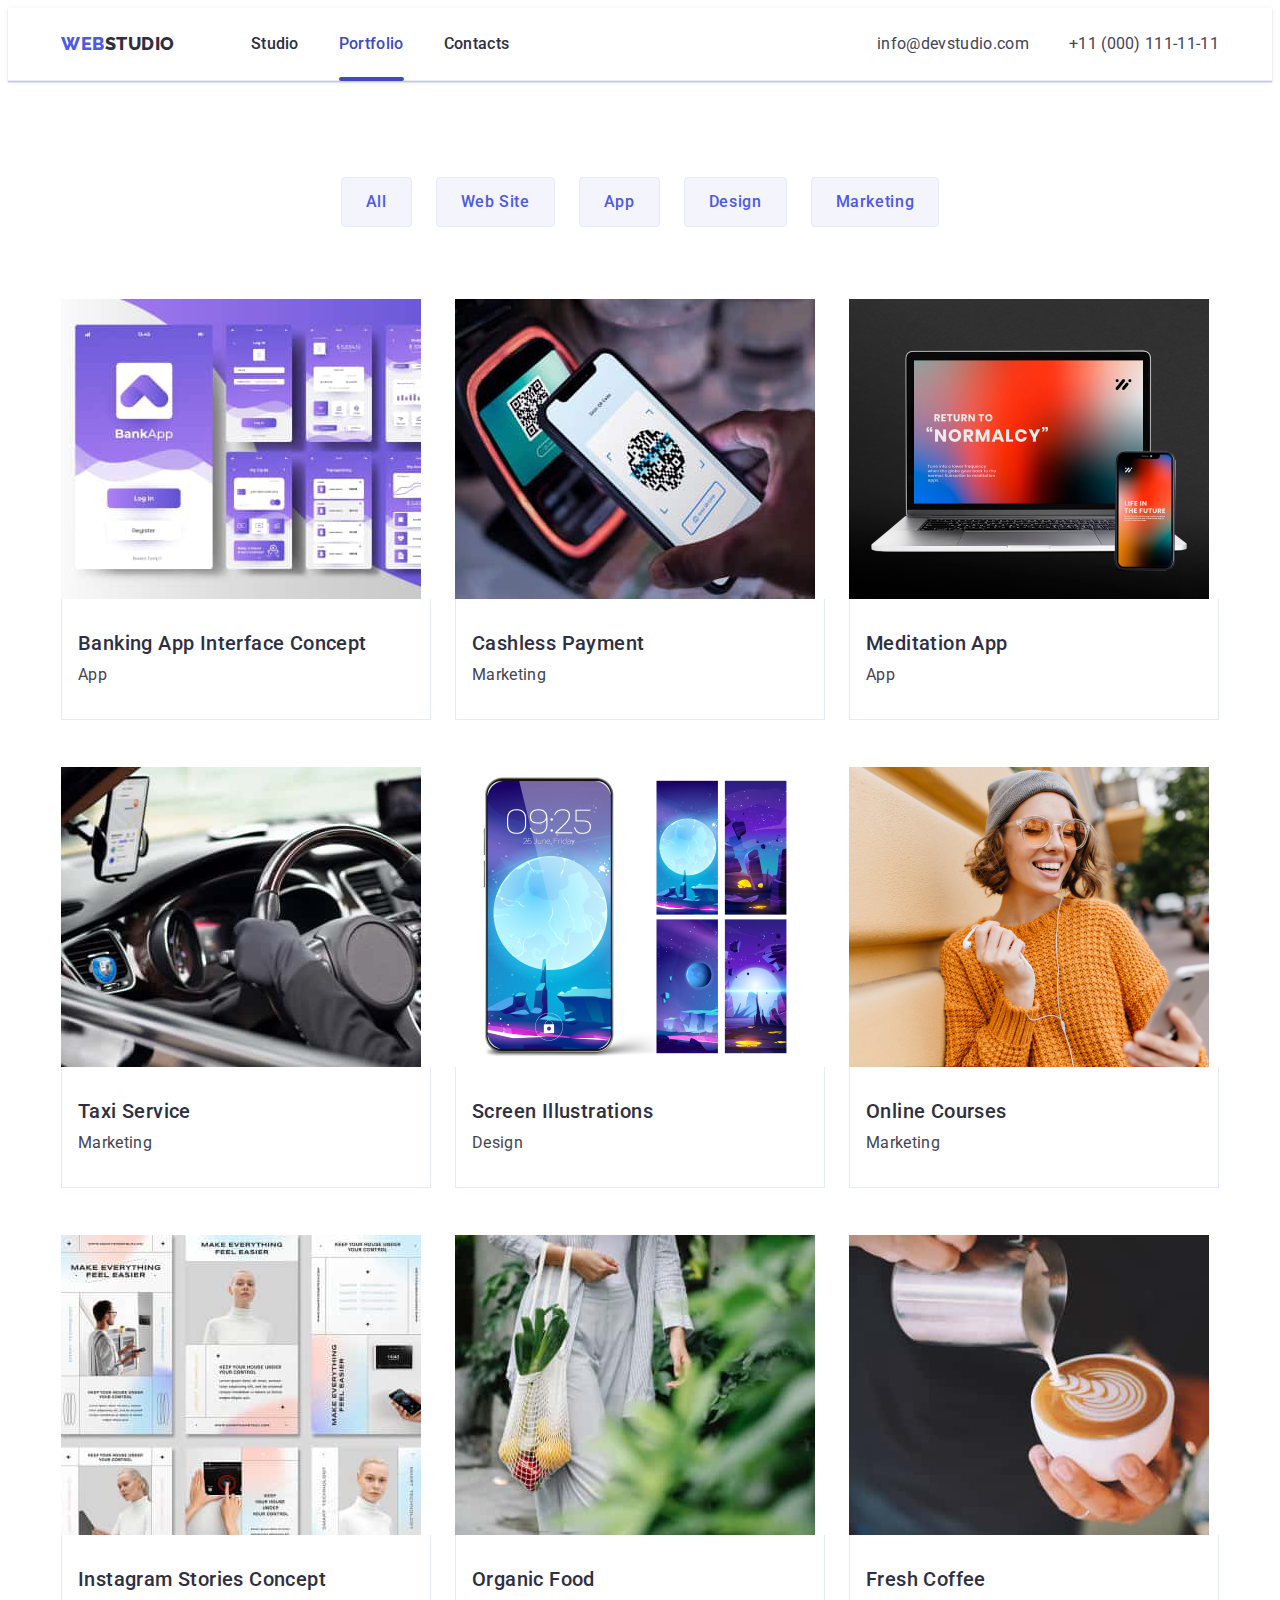
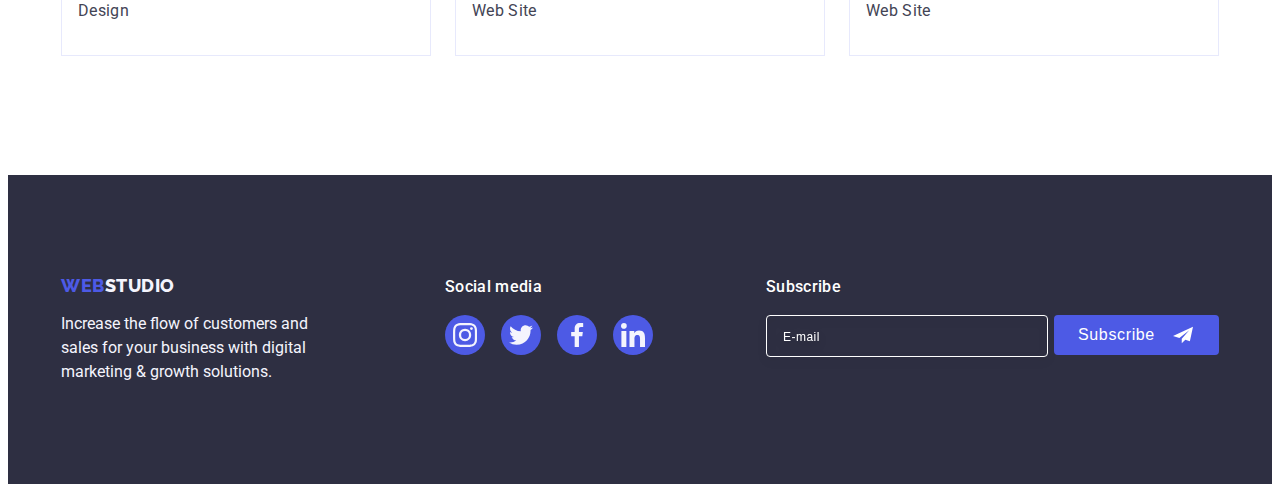
<file: portfolio.html>
<!DOCTYPE html>
<html lang="en">
  <head>
    <meta charset="UTF-8" />
    <meta http-equiv="X-UA-Compatible" content="IE=edge" />
    <meta name="viewport" content="width=device-width, initial-scale=1.0" />
    <!-- Fonts styles -->
    <link rel="preconnect" href="https://fonts.googleapis.com" />
    <link rel="preconnect" href="https://fonts.gstatic.com" crossorigin />
    <link
      href="https://fonts.googleapis.com/css2?family=Raleway:wght@800&family=Roboto:wght@400;500;700&display=swap"
      rel="stylesheet"
    />
    <!-- Custom styles -->
    <link
      rel="stylesheet"
      href="https://cdnjs.cloudflare.com/ajax/libs/modern-normalize/1.1.0/modern-normalize.min.css"
      integrity="sha512-wpPYUAdjBVSE4KJnH1VR1HeZfpl1ub8YT/NKx4PuQ5NmX2tKuGu6U/JRp5y+Y8XG2tV+wKQpNHVUX03MfMFn9Q=="
      crossorigin="anonymous"
      referrerpolicy="no-referrer"
    />
    <link rel="stylesheet" href="./css/style.css" />
    <title>Portfolio</title>
  </head>
  <body>
    <!--Header section-->
    <header class="header">
      <div class="header-container container">
        <nav class="nav">
          <a class="link-logo link" href="./index.html"
            >Web<span class="link-first">Studio</span></a
          >
          <ul class="header-nav-list">
            <li class="item">
              <a class="link nav-link" href="./index.html">Studio</a>
            </li>
            <li class="item">
              <a class="link nav-link active" href="./portfolio.html"
                >Portfolio</a
              >
            </li>
            <li class="item">
              <a class="link nav-link" href="">Contacts</a>
            </li>
          </ul>
        </nav>
        <address class="adress">
          <ul class="header-link link-list list">
            <li class="item">
              <a
                class="header-contact link-list link"
                href="mailto:info@devstudio.com"
                >info@devstudio.com</a
              >
            </li>
            <li class="item">
              <a class="link-list link" href="tel:+110001111111"
                >+11 (000) 111-11-11</a
              >
            </li>
          </ul>
        </address>
      </div>
    </header>
    <main class="main-section">
      <!-- About section -->
      <section class="navigator-section">
        <div class="container">
          <!-- Button -->
          <h1 class="visually-hidden">Portfolio</h1>
          <ul class="navigator-list list">
            <li class="navigator-item">
              <button class="navigator-btn" type="button">All</button>
            </li>
            <li class="navigator-item">
              <button class="navigator-btn" type="button">Web Site</button>
            </li>
            <li class="navigator-item">
              <button class="navigator-btn" type="button">App</button>
            </li>
            <li class="navigator-item">
              <button class="navigator-btn" type="button">Design</button>
            </li>
            <li class="navigator-item">
              <button class="navigator-btn" type="button">Marketing</button>
            </li>
          </ul>
          <ul class="poster-list list">
            <li class="poster-item item">
              <a class="link-card link" href="">
                  <div class="poster-thumb">
                    <img
                      class="logo-img"
                      src="./images/portfolio/cabinet.jpg"
                      alt="bank cabinet"
                      width="360"
                      height="300"
                    />
                    <p class="poster-text">
                        14 Stylish and User-Friendly App Design Concepts · Task
                        Manager App · Calorie Tracker App · Exotic Fruit Ecommerce
                        App · Cloud Storage App
                    </p>
                  </div>
                <div class="poster-card">
                  <h2 class="poster-subtitle">Banking App Interface Concept</h2>
                  <p class="poster-position">App</p>
                </div>
              </a>
            </li>
            <li class="poster-item item">
              <a class="link-card link" href="">
                <div class="poster-thumb">
                  <img
                    class="logo-img"
                    src="./images/portfolio/cash.jpg"
                    alt="cashless payment"
                    width="360"
                    height="300"
                  />
                  <p class="poster-text">
                      14 Stylish and User-Friendly App Design Concepts · Task
                      Manager App · Calorie Tracker App · Exotic Fruit Ecommerce
                      App · Cloud Storage App
                  </p>
                </div>
                <div class="poster-card">
                  <h2 class="poster-subtitle">Cashless Payment</h2>
                  <p class="poster-position">Marketing</p>
                </div>
              </a>
            </li>
            <li class="poster-item item">
              <a class="link-card link" href="">
                <div class="poster-thumb">
                  <img
                    class="logo-img"
                    src="./images/portfolio/meditation.jpg"
                    alt="laptop and phone"
                    width="360"
                    height="300"
                  />
                    <p class="poster-text">
                        14 Stylish and User-Friendly App Design Concepts · Task
                        Manager App · Calorie Tracker App · Exotic Fruit Ecommerce
                        App · Cloud Storage App
                    </p>                  
                </div>
                <div class="poster-card">
                  <h2 class="poster-subtitle">Meditation App</h2>
                  <p class="poster-position">App</p>
                </div>
              </a>
            </li>
            <li class="poster-item item">
              <a class="link-card link" href="">
                <div class="poster-thumb">
                  <img
                    class="logo-img"
                    src="./images/portfolio/taxi.jpg"
                    alt="taxi"
                    width="360"
                    height="300"
                  />
                    <p class="poster-text">
                          14 Stylish and User-Friendly App Design Concepts · Task
                          Manager App · Calorie Tracker App · Exotic Fruit Ecommerce
                          App · Cloud Storage App
                    </p>
                </div> 
                <div class="poster-card">
                  <h2 class="poster-subtitle">Taxi Service</h2>
                  <p class="poster-position">Marketing</p>
                </div>
              </a>
            </li>
            <li class="poster-item item">
              <a class="link-card link" href="">
                <div class="poster-thumb">
                  <img
                    class="logo-img"
                    src="./images/portfolio/screen.jpg"
                    alt="screenshot"
                    width="360"
                    height="300"
                  />
                  <p class="poster-text">
                          14 Stylish and User-Friendly App Design Concepts · Task
                          Manager App · Calorie Tracker App · Exotic Fruit Ecommerce
                          App · Cloud Storage App
                      </p>
                </div> 
                <div class="poster-card">
                  <h2 class="poster-subtitle">Screen Illustrations</h2>
                  <p class="poster-position">Design</p>
                </div>
              </a>
            </li>
            <li class="poster-item item">
              <a class="link-card link" href="">
                <div class="poster-thumb">
                  <img
                    class="logo-img"
                    src="./images/portfolio/girl.jpg"
                    alt="girl with phone"
                    width="360"
                    height="300"
                  />
                  <p class="poster-text">
                          14 Stylish and User-Friendly App Design Concepts · Task
                          Manager App · Calorie Tracker App · Exotic Fruit Ecommerce
                          App · Cloud Storage App
                      </p>
                </div> 
                <div class="poster-card">
                  <h2 class="poster-subtitle">Online Courses</h2>
                  <p class="poster-position">Marketing</p>
                </div>
              </a>
            </li>
            <li class="poster-item item">
              <a class="link-card link" href="">
                <div class="poster-thumb">
                  <img
                    class="logo-img"
                    src="./images/portfolio/instagram.jpg"
                    alt="instagram stories"
                    width="360"
                    height="300"
                  />
                  <p class="poster-text">
                          14 Stylish and User-Friendly App Design Concepts · Task
                          Manager App · Calorie Tracker App · Exotic Fruit Ecommerce
                          App · Cloud Storage App
                      </p>
                </div> 
                <div class="poster-card">
                  <h2 class="poster-subtitle">Instagram Stories Concept</h2>
                  <p class="poster-position">Design</p>
                </div>
              </a>
            </li>
            <li class="poster-item item">
              <a class="link-card link" href="">
                <div class="poster-thumb">
                  <img
                    class="logo-img"
                    src="./images/portfolio/food.jpg"
                    alt="organic food"
                    width="360"
                    height="300"
                  />
                  <p class="poster-text">
                          14 Stylish and User-Friendly App Design Concepts · Task
                          Manager App · Calorie Tracker App · Exotic Fruit Ecommerce
                          App · Cloud Storage App
                      </p>
                </div> 
                <div class="poster-card">
                  <h2 class="poster-subtitle">Organic Food</h2>
                  <p class="poster-position">Web Site</p>
                </div>
              </a>
            </li>
            <li class="poster-item item">
              <a class="link-card link" href="">
                <div class="poster-thumb">
                  <img
                    class="logo-img"
                    src="./images/portfolio/coffee.jpg"
                    alt="coffee cup"
                    width="360"
                    height="300"
                  />
                  <p class="poster-text">
                          14 Stylish and User-Friendly App Design Concepts · Task
                          Manager App · Calorie Tracker App · Exotic Fruit Ecommerce
                          App · Cloud Storage App
                      </p>
                </div> 
                <div class="poster-card">
                  <h2 class="poster-subtitle">Fresh Coffee</h2>
                  <p class="poster-position">Web Site</p>
                </div>
              </a>
            </li>
          </ul>
        </div>
      </section>
    </main>
    <!--Footer-->
    <footer class="footer">
      <div class="container-footer container">
        <div class="footer-block">
          <a class="link link-logo-footer" href="./index.html"
            >Web<span class="logo-second">Studio</span></a
          >
          <p class="text">
            Increase the flow of customers and sales for your business with
            digital marketing &amp; growth solutions.
          </p>
        </div>
        <div class="footer-media-link">
          <p class="footer-text">Social media</p>
          <ul class="footer-social list">
            <li class="socials-item">
              <a
                class="socials-link-footer link"
                href=""
                target="_blank"
                rel="noopener noreferrer"
                aria-label="instagram icon"
              >
                <svg class="socials-icon" width="24" height="24">
                  <use href="./images/icons.svg#instagram"></use>
                </svg>
              </a>
            </li>
            <li class="socials-item">
              <a
                class="socials-link-footer link"
                href=""
                target="_blank"
                rel="noopener noreferrer"
                aria-label="twitter icon"
              >
                <svg class="socials-icon" width="24" height="24">
                  <use href="./images/icons.svg#twitter"></use>
                </svg>
              </a>
            </li>
            <li class="socials-item">
              <a
                class="socials-link-footer link"
                href=""
                target="_blank"
                rel="noopener noreferrer"
                aria-label="facebook icon"
              >
                <svg class="socials-icon" width="24" height="24">
                  <use href="./images/icons.svg#facebook"></use>
                </svg>
              </a>
            </li>
            <li class="socials-item">
              <a
                class="socials-link-footer link"
                href=""
                target="_blank"
                rel="noopener noreferrer"
                aria-label="linkedin icon"
              >
                <svg class="socials-icon" width="24" height="24">
                  <use href="./images/icons.svg#linkedin"></use>
                </svg>
              </a>
            </li>
          </ul>
        </div>
        <div class="footer-form-wrapper">
          <p class="footer-form-title">Subscribe</p>
          <form class="footer-form">
            <label class="footer-form-field">
              <input
                class="footer-form-input"
                type="email"
                name="user_email"
                placeholder="E-mail"
              />
            </label>
            <button class="footer-form-btn" type="submit">
              Subscribe
              <svg class="footer-from-btn-icon" width="24" height="20">
                <use href="./images/icons.svg#air"></use>
              </svg>
            </button>
          </form>
        </div>
      </div>
    </footer>
  </body>
</html>
</file>
<file: css/style.css>
:root {
  /* Color */
  --secondary-txt-cl: #434455;
  --main-txt-cl: #2e2f42;
  --logo-txt-cl: #4d5ae5;
  --main-footer-cl: #f4f4fd;
  --header-cl: #ffffff;
  --btn-f-bg: #404bbf;
  --footer-bg-cl: #31d0aa;
  --customers-cl: #8e8f99;
  --modal-cl: #fcfcfc;
  --bcg-btn: #e7e9fc;

  /* Fonts */
  --primary-font: Roboto, sans-serif;
  --secondaty-font: Raleway, sans-serif;

  /* Others */
}
ul {
  padding: 0;
  margin: 0;
}

/* Header */

.header {
  position: relative;

  background: var(--header-cl);
  border-bottom: 1px solid #e7e9fc;
  box-shadow: 0px 2px 1px rgba(46, 47, 66, 0.08),
    0px 1px 1px rgba(46, 47, 66, 0.16), 0px 1px 6px rgba(46, 47, 66, 0.08);
}

.header-container {
  display: flex;
  align-items: center;
}

.header-contact {
  transition: color 250ms cubic-bezier(0.4, 0, 0.2, 1);
}

.list {
  list-style: none;
  color: var(--main-txt-cl);
  display: flex;
}

body {
  font-family: var(--primary-font);
  font-size: 16px;
  color: var(--secondary-txt-cl);
  background-color: var(--header-cl);
}

.link {
  text-decoration: none;
}

.nav {
  display: flex;
  align-items: center;
}

.header-nav-list {
  list-style: none;
  display: flex;
  gap: 40px;
}

.header-nav-list,
.header-link,
.link-logo {
  padding: 0;
  margin: 0;
}

.header-link {
  gap: 40px;

  /* transition: color 250ms cubic-bezier(0.4, 0, 0.2, 1); */
}

.link-logo {
  margin-right: 76px;
}

/* Reset */
h1,
h2,
h3,
h4,
h5,
h6,
p {
  margin: 0;
}

img {
  display: block;
  max-width: 100%;
  height: auto;
}

.button {
  cursor: pointer;
}

.container {
  width: 1158px;
  padding: 0 15px;
  margin: 0 auto;

  /* outline: 2px solid red;
  outline-offset: -2px; */
}

.nav-link {
  font-weight: 500;
  font-size: 16px;
  line-height: 1.5;
  letter-spacing: 0.02em;
  color: var(--main-txt-cl);
  display: block;
  padding: 24px 0;
  position: relative;

  transition: color 250ms cubic-bezier(0.4, 0, 0.2, 1);
}

.nav-link::after {
  content: "";
  width: 100%;
  height: 4px;
  display: block;
  position: absolute;
  bottom: 0;
  left: 0;
  bottom: -1px;

  border-radius: 2px;
  transition: color 250ms cubic-bezier(0.4, 0, 0.2, 1);
}

.nav-link.active::after {
  background-color: var(--btn-f-bg);
}

.nav-link.active {
  color: var(--btn-f-bg);
}

.item:hover,
.item:focus {
  color: var(--secondary-txt-cl);
}

.item {
  color: var(--secondary-txt-cl);
  gap: 40px;
}

.section {
  font-weight: 700;
  font-size: 36px;
  line-height: 1.11;
  letter-spacing: 0.02em;
  color: var(--main-txt-cl);
}

.adress {
  font-style: normal;
  line-height: 1.5;
  letter-spacing: 0.02em;
  color: var(--secondary-txt-cl);
  text-decoration: none;
  margin-left: auto;
  gap: 40px;
}

/* Logo webstudio */
/* top line */

.link-logo,
.link-logo-footer {
  font-family: var(--secondaty-font);
  font-weight: 800;
  font-size: 18px;
  line-height: 1.17;
  align-items: center;
  letter-spacing: 0.03em;
  text-transform: uppercase;
  color: var(--logo-txt-cl);
  text-decoration: none;
  display: inline-block;
}

.link-logo-footer {
  margin-bottom: 16px;
}

.link-first {
  color: var(--main-txt-cl);
}

.link-list {
  color: var(--secondary-txt-cl);

  transition: color 250ms cubic-bezier(0.4, 0, 0.2, 1);
}

/* Main title */

.main-title {
  font-size: 56px;
  line-height: 1.07;
  text-align: center;
  letter-spacing: 0.02em;
  color: #ffffff;
  max-width: 496px;
  margin: 0 auto;
  margin-bottom: 48px;
}

.hero-section {
  margin: 0 auto;
  background: var(--main-txt-cl);
  padding: 188px 0;
  background-image: linear-gradient(
      rgba(46, 47, 66, 0.7),
      rgba(46, 47, 66, 0.7)
    ),
    url(../images/hero/office.jpg);
  max-width: 1440px;
  background-repeat: no-repeat;
  background-size: cover;
  background-position: center;
}

.btn {
  font-family: var(--primary-font);
  font-weight: 500;
  font-size: 16px;

  min-width: 169px;
  min-height: 56px;
  padding: 16px 32px;

  border-radius: 4px;

  line-height: 1.5;
  letter-spacing: 0.04em;
  color: var(--header-cl);
  background: var(--logo-txt-cl);
  cursor: pointer;

  margin-bottom: 188px;
}

.main-btn,
.modal-button {
  display: block;
  margin: 0 auto;
  height: 56px;
  border: none;

  transition: background-color 250ms cubic-bezier(0.4, 0, 0.2, 1);
}

.btn:hover,
.btn:focus {
  background-color: var(--btn-f-bg);
}

.link-list:hover,
.link-list:focus {
  color: var(--btn-f-bg);
}

.nav-link:hover,
.nav-link:focus {
  color: var(--btn-f-bg);
}

.title,
.poster-subtitle {
  font-weight: 500;
  font-size: 20px;
  line-height: 1.2;
  letter-spacing: 0.02em;
  color: var(--main-txt-cl);
  margin-bottom: 8px;
  font-family: var(--primary-font);
  text-decoration: none;
  font-style: normal;
}

.poster-thumb {
  position: relative;
}

/**
  |============================
  | Poster (overlay)
  |============================
*/

.poster-text {
  position: absolute;
  top: 0;
  left: 0;
  padding: 40px 32px;

  width: 100%;
  height: 100%;
  transform: translateY(100%);
}

.poster-text {
  color: var(--main-footer-cl);
}

.desc {
  font-weight: 400;
  font-size: 16px;
  line-height: 1.5;
  letter-spacing: 0.02em;
  color: var(--secondary-txt-cl);
  margin-top: 0;
  padding-bottom: 8px;
}

/* Action section */

.actions-section {
  background: var(--header-cl);
  padding-bottom: 120px;
}

.actions-img {
}

/* Team section */
.team-section {
  background: var(--main-footer-cl);
  padding: 120px 0;
}

.socials-icon {
  fill: var(--main-footer-cl);
}

.socials {
  justify-content: center;
  gap: 24px;
}

.socials-link {
  width: 100%;
  height: 100%;
  background-color: #4d5ae5;
  border-radius: 50%;
  display: flex;
  align-items: center;
  justify-content: center;

  transition: background-color 250ms cubic-bezier(0.4, 0, 0.2, 1);
}

.socials-link:hover,
.socials-link:focus {
  background-color: var(--btn-f-bg);
}

.socials-item {
  width: 40px;
  height: 40px;
}

.team-title {
  margin-bottom: 72px;
  font-size: 36px;
  line-height: 1.11;
  letter-spacing: 0.02em;
  color: var(--main-txt-cl);
  text-decoration: none;
  text-align: center;
  text-transform: capitalize;
  background: var(--main-footer-cl);
}

.command-item {
  background-color: var(--header-cl);
  text-align: center;
  box-shadow: 0px 1px 6px rgba(46, 47, 66, 0.08),
    0px 1px 1px rgba(46, 47, 66, 0.16), 0px 2px 1px rgba(46, 47, 66, 0.08);
  border-radius: 0px 0px 4px 4px;
  width: calc((100% - 72px) / 4);
}

.command-img {
}

.command-title {
  font-size: 20px;
  line-height: 24px;
  letter-spacing: 0.02em;
  font-weight: 500;
  margin-bottom: 8px;
}

.name-prof-title {
  padding: 32px 16px;
  padding: 32px 0 32px;
}

/* Feature section */
.feature-section {
  background: var(--header-cl);
  padding: 120px 0;
}

.feature-style-icon {
  display: flex;
  align-items: center;
  justify-content: center;
  min-width: 264px;
  height: 112px;
  background-color: var(--main-footer-cl);
  border-radius: 4px;
  margin-bottom: 8px;
}

.feature-list {
}

.feature-item {
  width: calc((100% - 72px) / 4);
}

.feature-block {
  justify-content: center;
  gap: 24px;
}

.section-title {
  font-size: 36px;
  line-height: 1.11;
  text-align: center;
  letter-spacing: 0.02em;
  text-transform: capitalize;
  color: var(--main-txt-cl);
}

.title-name {
  margin-top: 0;
  margin-bottom: 72px;
}

/* Footer */
.logo-second {
  font-family: var(--secondaty-font);
  font-weight: 800;
  font-size: 18px;
  line-height: 1.17;
  letter-spacing: 0.03em;
  text-transform: uppercase;
  color: var(--main-footer-cl);
}

.footer {
  background: var(--main-txt-cl);
  padding: 100px 0;
}

.footer-social {
  gap: 16px;
}

.socials-link-footer {
  width: 100%;
  height: 100%;
  background-color: #4d5ae5;
  border-radius: 50%;
  display: flex;
  align-items: center;
  justify-content: center;

  transition: background-color 250ms cubic-bezier(0.4, 0, 0.2, 1);
}

.socials-link-footer:hover,
.socials-link-footer:focus {
  background-color: var(--footer-bg-cl);
}

.container-footer {
  display: flex;
  align-items: baseline;
}

.text {
  width: 264px;
  font-weight: 400;
  font-size: 16px;
  line-height: 1.5;
  color: var(--main-footer-cl);
}

.footer-block {
  margin-right: 120px;
}

.footer-text {
  font-weight: 500;
  font-size: 16px;
  line-height: 1.5;
  letter-spacing: 0.02em;
  color: #ffffff;
  margin-bottom: 16px;
}

/* ----Portfolio---- */

/* Navigator section */

.navigator-btn {
  padding: 12px 24px;
  font-family: var(--primary-font);
  font-weight: 500;
  font-size: 16px;
  line-height: 1.5;
  letter-spacing: 0.04em;
  background: var(--main-footer-cl);
  color: var(--logo-txt-cl);
  cursor: pointer;
  border-radius: 4px;
  border: 1px solid var(--bcg-btn);

  transition: color 250ms cubic-bezier(0.4, 0, 0.2, 1),
    background-color 250ms cubic-bezier(0.4, 0, 0.2, 1),
    border-color 250ms cubic-bezier(0.4, 0, 0.2, 1),
    box-shadow 250ms cubic-bezier(0.4, 0, 0.2, 1);
}



.navigator-section {
  padding: 96px 0 120px;
}

.navigator-btn:hover,
.navigator-btn:focus {
  background-color: var(--btn-f-bg);
  color: var(--header-cl);
  border-color: transparent;
  box-shadow: 0px 3px 1px rgba(0, 0, 0, 0.1), 0px 2px 1px rgba(0, 0, 0, 0.08),
    0px 2px 2px rgba(0, 0, 0, 0.12);
}

.main {
  background-color: var(--header-cl);
}

.poster-position {
  font-size: 16px;
  line-height: 1.5;
  letter-spacing: 0.02em;
  color: var(--secondary-txt-cl);
}

.poster-item {
  height: 420px;
  text-decoration: none;
  width: calc((100% - 48px) / 3);
}

.link-card {
  display: block;
  transition: box-shadow 250ms cubic-bezier(0.4, 0, 0.2, 1);
}

.link-card:hover {
  box-shadow: 0px 1px 6px rgba(46, 47, 66, 0.08),
    0px 1px 1px rgba(46, 47, 66, 0.16), 0px 2px 1px rgba(46, 47, 66, 0.08);
}

.link-card:focus {
  box-shadow: 0px 1px 6px rgba(46, 47, 66, 0.08),
    0px 1px 1px rgba(46, 47, 66, 0.16), 0px 2px 1px rgba(46, 47, 66, 0.08);
}

.poster-thumb {
  position: relative;
  overflow: hidden;
}

.poster-text {
  position: absolute;
  top: 0;
  left: 0;
  font-size: 16px;
  line-height: 1.5;
  letter-spacing: 0.02em;
  color: var(--main-footer-cl);
  padding: 40px 32px;
  background-color: var(--logo-txt-cl);
  height: 100%;
  width: 100%;
  transform: translate(0, 100%);
  transition: transform 250ms cubic-bezier(0.4, 0, 0.2, 1);
}

.link-card:hover .poster-text,
.link-card:focus .poster-text {
  transform: translateY(0%);
}

.actions-list {
  display: flex;
  justify-content: center;
  gap: 24px;
}

.section {
  padding-bottom: 120px;
}

.command-list {
  display: flex;
  justify-content: center;
  gap: 24px;
}

.navigator-list {
  display: flex;
  justify-content: center;
  gap: 24px;
  margin-bottom: 72px;
}

.poster-list {
  display: flex;
  margin: 0;
  flex-wrap: wrap;
  gap: 24px;
  row-gap: 48px;
}

.logo-img {
}

.poster-card {
  padding: 32px 16px;
  border: 1px solid #e7e9fc;
  border-top: none;
}

.visually-hidden {
  position: absolute;
  width: 1px;
  height: 1px;
  margin: -1px;
  border: 0;
  padding: 0;
  white-space: nowrap;
  clip-path: inset(100%);
  clip: rect(0 0 0 0);
  overflow: hidden;
}

/**
  |============================
  | Customers
  |============================
*/
.customers-section {
  padding: 120px 0 120px;
}

.customers-title {
  text-align: center;
  font-size: 36px;
  line-height: 1.1;
  color: var(--main-txt-cl);
  margin-bottom: 72px;
}

.customers-list {
  display: flex;
  gap: 24px;
}

.customers-item {
  width: calc((100% - 120px) / 6);
  height: 88px;
}

.customers-link {
  width: 100%;
  height: 100%;
  border: 1px solid #8e8f99;
  border-radius: 4px;
  display: flex;
  align-items: center;
  justify-content: center;
  color: var(--customers-cl);

  transition: border-color 250ms cubic-bezier(0.4, 0, 0.2, 1),
    color 250ms cubic-bezier(0.4, 0, 0.2, 1);
}

.customers-link:hover,
.customers-link:focus {
  border-color: var(--btn-f-bg);
  color: var(--btn-f-bg);
}

.emblem-logo-icon {
  fill: currentColor;
}



/**
  |============================
  | Subscribe
  |============================
*/
.footer-form {
  display: flex;
  justify-content: center;
  align-items: center;
}
.footer-form-wrapper {
  margin-left: auto;
}


.footer-form-title {
  margin-bottom: 20px;
  font-weight: 500;
  font-size: 16px;
  line-height: 1.5;
  letter-spacing: 0.02em;
  color: var(--header-cl);
  margin-bottom: 16px;
}

.footer-from-btn-icon {
  fill: var(--header-cl);
}

.footer-form-input {
  width: 100%;
  height: 100%;
  background-color: transparent;
  border: 1px solid var(--header-cl);
  filter: drop-shadow(0px 4px 4px rgba(0, 0, 0, 0.15));
  border-radius: 4px;
  outline: transparent;
  color: var(--header-cl);
  padding: 0;
  padding-left: 16px;
}

.footer-form-input::placeholder {
  font-weight: 400;
  font-size: 12px;
  line-height: 2;
  display: flex;
  align-items: center;
  letter-spacing: 0.04em;
  color: var(--header-cl);
}

.footer-form-mail {
  min-width: 100%; 
  min-height: 40px;
  background-color: var(--main-txt-cl);
  padding: -10px  18px;
  border-radius: 4px;
  color: var(--header-cl);
  transition: border-color 250ms cubic-bezier(0.4, 0, 0.2, 1);
}


.footer-form-input:focus + .footer-form-wrapper,
.footer-form-input:not(:placeholder-shown) + .footer-form-wrapper {
  transform: translateY(-150%);
}

.footer-form-btn {
  display: flex;
  align-items: center;
  text-align: center;
  margin-left: 24px;
  gap: 16px;
  width: 165px;
  height: 40px;
  font-weight: 500;
  font-size: 16px;
  line-height: 1.5;
  letter-spacing: 0.04em;
  color: var(--header-cl);
  background-color: var(--logo-txt-cl);
  border-radius: 4px;

  padding-top: 8px;
  padding-bottom: 8px;
  padding-left: 24px;
  padding-right: 24px;

  border: none;
  transition: background-color 250ms cubic-bezier(0.4, 0, 0.2, 1);
}

.footer-form-btn-icon {
  fill: var(--header-cl);
}

.footer-form-btn:hover,
.footer-form-btn:focus {
  background-color: var(--btn-f-bg);
}

.footer-form-field {
  width: 264px;
  height: 40px;
  position: relative;
}


/**
  |============================
  | Modal
  |============================
*/

.backdrop {
  /* display: none; */
  position: fixed;
  top: 0;
  left: 0;

  z-index: var(--modal-idx);

  width: 100%;
  height: 100%;

  background: rgba(46, 47, 66, 0.4);

  transition: opacity 250ms cubic-bezier(0.4, 0, 0.2, 1),
    visibility 250ms cubic-bezier(0.4, 0, 0.2, 1);
}



.backdrop.is-hidden {
  opacity: 0;
  visibility: hidden;
  pointer-events: none;
  transition-delay: 250ms;

  transition: opacity 250ms cubic-bezier(0.4, 0, 0.2, 1),
    visibility 250ms cubic-bezier(0.4, 0, 0.2, 1);
}

.modal {
  position: absolute;
  top: calc(50%);
  left: calc(50%);
  transform: translateX(-50%) translateY(-50%);

  width: 412px;
  min-height: 584px;
  padding: 72px 24px 24px;
  background: #fcfcfc;
  box-shadow: 0px 1px 1px rgba(0, 0, 0, 0.14), 0px 1px 3px rgba(0, 0, 0, 0.12),
    0px 2px 1px rgba(0, 0, 0, 0.2);
  border-radius: 4px;

  transition: transform 250ms cubic-bezier(0.4, 0, 0.2, 1);
}





.backdrop.is-hidden .modal {
  opacity: 0;
  transform: translateX(-50%) translateY(-70%);
  transition-delay: 0ms;
}
.modal-close-btn {
  position: absolute;
  top: 24px;
  right: 24px;
  width: 24px;
  height: 24px;
  padding: 0;
  border-radius: 50%;
  cursor: pointer;

  display: flex;
  align-items: center;
  justify-content: center;

  background-color: #e7e9fc;
  border: 1px solid rgba(0, 0, 0, 0.1);

  transition: background-color 250ms cubic-bezier(0.4, 0, 0.2, 1),
    border 250ms cubic-bezier(0.4, 0, 0.2, 1);
}
.modal-close-btn:hover,
.modal-close-btn:focus {
  background-color: var(--btn-f-bg);
  fill: var(--header-cl);
  border: none;
}

.modal-close-icon {
  transition: fill 250ms cubic-bezier(0.4, 0, 0.2, 1);
}

/**
  |============================
  | Input
  |============================
*/

.modal-title {
  display: block;

  margin-bottom: 16px;
  text-align: center;
  font-weight: 500;
  font-size: 16px;
  line-height: 1.5;
  letter-spacing: 0.02em;

  color: var(--main-txt-cl);
}

.form-label {
  display: block;
  margin-bottom: 4px;
  font-weight: 400;
  font-size: 12px;
  line-height: 1.17;

  letter-spacing: 0.04em;

  color: var(--customers-cl);
}

.modal-form-container {
  position: relative;
  margin-bottom: 8px;
}
.modal-form-container-comment {
  position: relative;
  margin-bottom: 16px;
}
.in-modal {
  width: 100%;
  height: 40px;
  padding: 0;
  padding-left: 38px;

  outline: transparent;
  border: 1px solid rgba(46, 47, 66, 0.4);
  border-radius: 4px;
  transition: 250ms cubic-bezier(0.4, 0, 0.2, 1);
}


.in-modal-icon {
  position: absolute;
  top: 50%;
  left: 16px;
  transform: translateY(-50%);
  transition: 250ms cubic-bezier(0.4, 0, 0.2, 1);
  pointer-events: none;
  fill: var(--main-txt-cl);
}


.in-modal:focus {
  border-color: var(--logo-txt-cl);
}

.in-modal:focus + .in-modal-icon {
  fill: var(--logo-txt-cl);
}

.form-textarea-comment {
  display: block;

  width: 100%;
  height: 120px;
  padding: 14px;
  resize: none;
  font-weight: 400;
  font-size: 12px;
  line-height: 1.17;
  letter-spacing: 0.04em;
  outline: transparent;
  border: 1px solid rgba(46, 47, 66, 0.4);
  border-radius: 4px;
  transition: border 250ms cubic-bezier(0.4, 0, 0.2, 1);
}

.label-checkbox {
  display: flex;

  align-items: center;
  gap: 8px;
  margin-bottom: 24px;
  margin-top: 16px;
}

.in-modal-checkbox-text {
  /* margin-top: 16px; */

  font-size: 12px;
  line-height: 1.17;

  letter-spacing: 0.04em;

  color: var(--customers-cl);

  user-select: none;
  flex: none;
  order: 1;
  flex-grow: 0;
}

.check-policy {
  color: var(--logo-txt-cl);
}

.in-modal-checkbox {
  appearance: none;
  display: block;
  width: 16px;
  height: 16px;
  border: 1px solid rgba(46, 47, 66, 0.4);
  border-radius: 2px;

  background-position: center;
  background-repeat: no-repeat;
  background-image: url("data:image/svg+xml,%3Csvg width='10' height='8' viewBox='0 0 10 8' fill='none' xmlns='http://www.w3.org/2000/svg'%3E%3Cpath d='M8.44558 0.255056C8.61838 0.089653 8.84834 -0.00178848 9.08693 2.65108e-05C9.32551 0.0018415 9.55407 0.0967713 9.72436 0.264784C9.89466 0.432797 9.99337 0.660752 9.99968 0.900549C10.006 1.14034 9.91939 1.37323 9.75816 1.55005L4.86357 7.70436C4.7794 7.79551 4.67782 7.86865 4.5649 7.91942C4.45198 7.97018 4.33003 7.99754 4.20636 7.99984C4.08268 8.00214 3.95981 7.97935 3.8451 7.93282C3.73038 7.88629 3.62618 7.81698 3.53872 7.72903L0.292827 4.46564C0.202435 4.38096 0.129933 4.27884 0.0796475 4.16537C0.0293621 4.05191 0.00232279 3.92942 0.000143182 3.80522C-0.00203643 3.68102 0.0206883 3.55765 0.0669613 3.44248C0.113234 3.3273 0.182108 3.22267 0.269473 3.13483C0.356838 3.047 0.460905 2.97775 0.575465 2.93123C0.690026 2.88471 0.812734 2.86186 0.936267 2.86405C1.0598 2.86624 1.18163 2.89343 1.29449 2.94398C1.40734 2.99454 1.50892 3.06743 1.59315 3.15831L4.16189 5.73967L8.42227 0.28219C8.42994 0.272694 8.43813 0.263635 8.4468 0.255056H8.44558Z' fill='%23FFFFFF'/%3E%3C/svg%3E%0A");
}

.in-modal-checkbox:checked {
  background-color: var(--btn-f-bg);
  border-color: var(--btn-f-bg);
}

.in-modal-checkbox:focus-visible {
  outline: var(--btn-f-bg);
  transition: 250ms cubic-bezier(0.4, 0, 0.2, 1);
}
</file>
